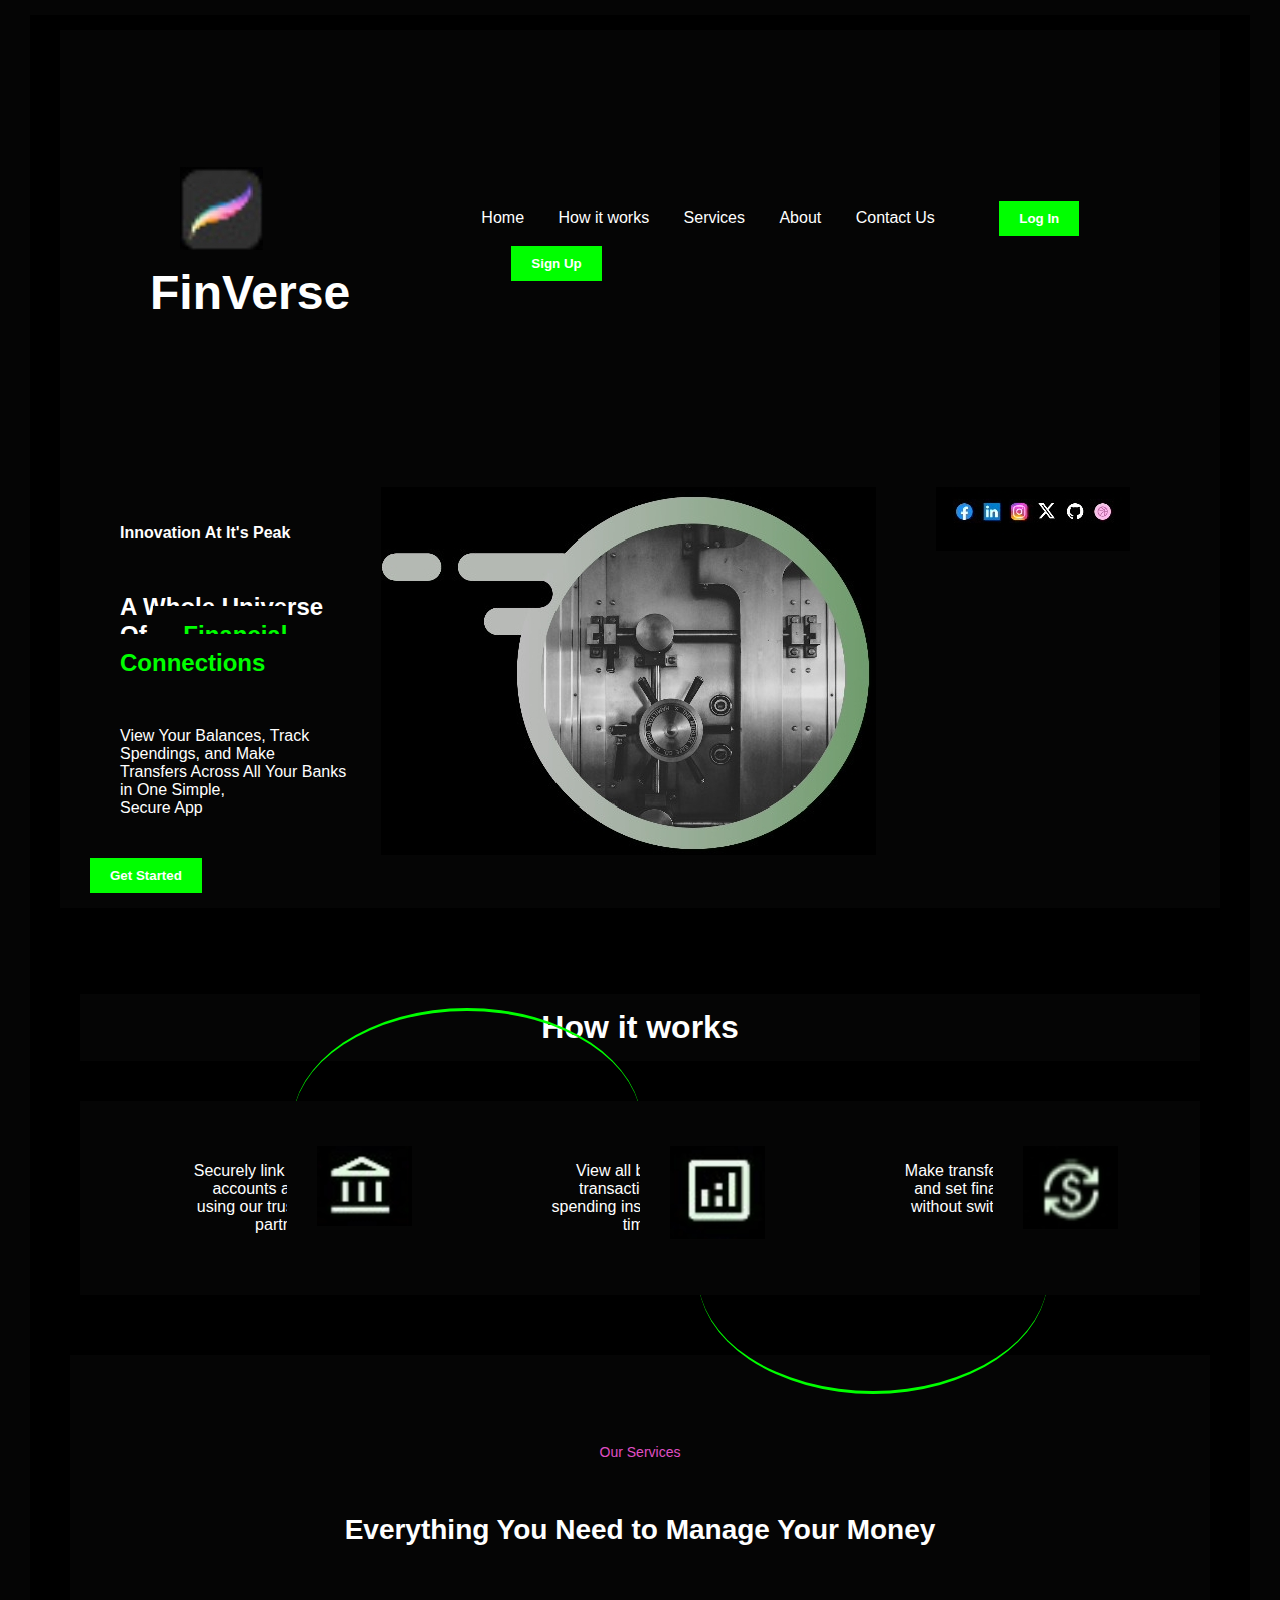
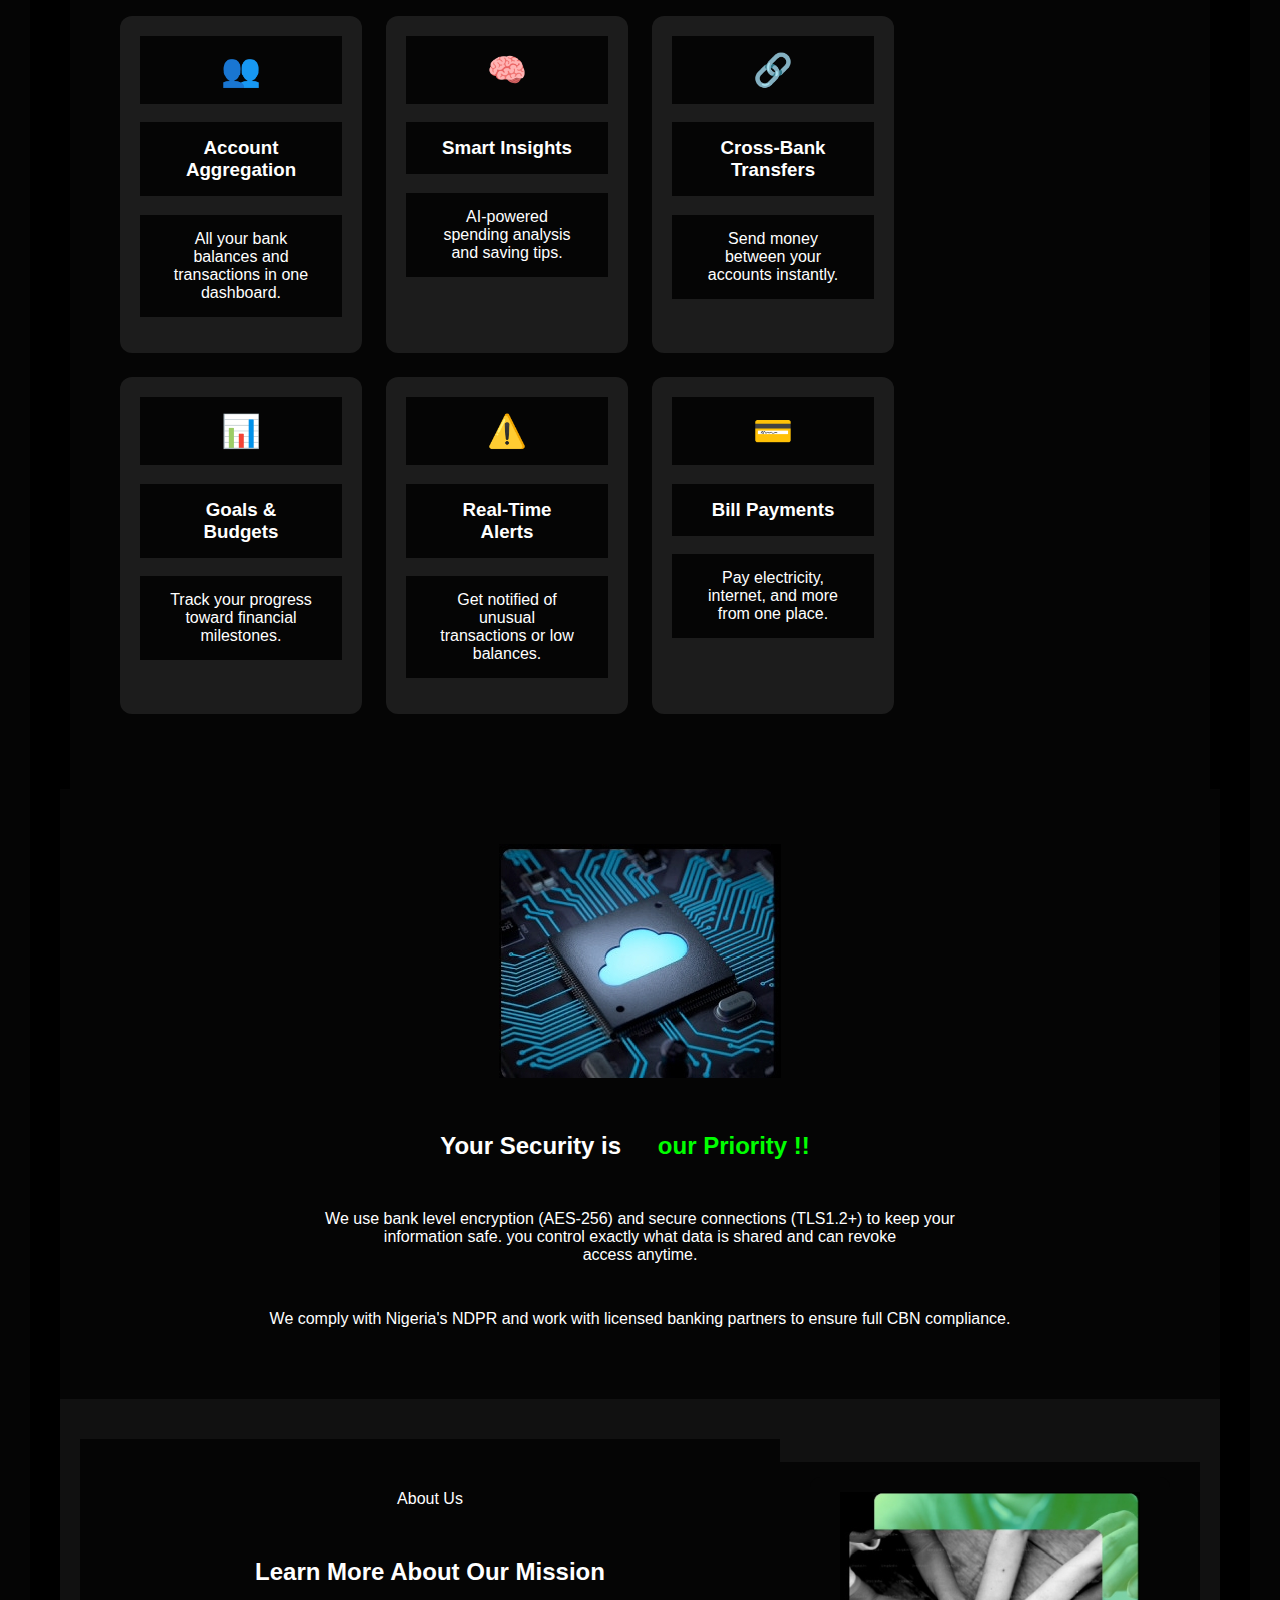
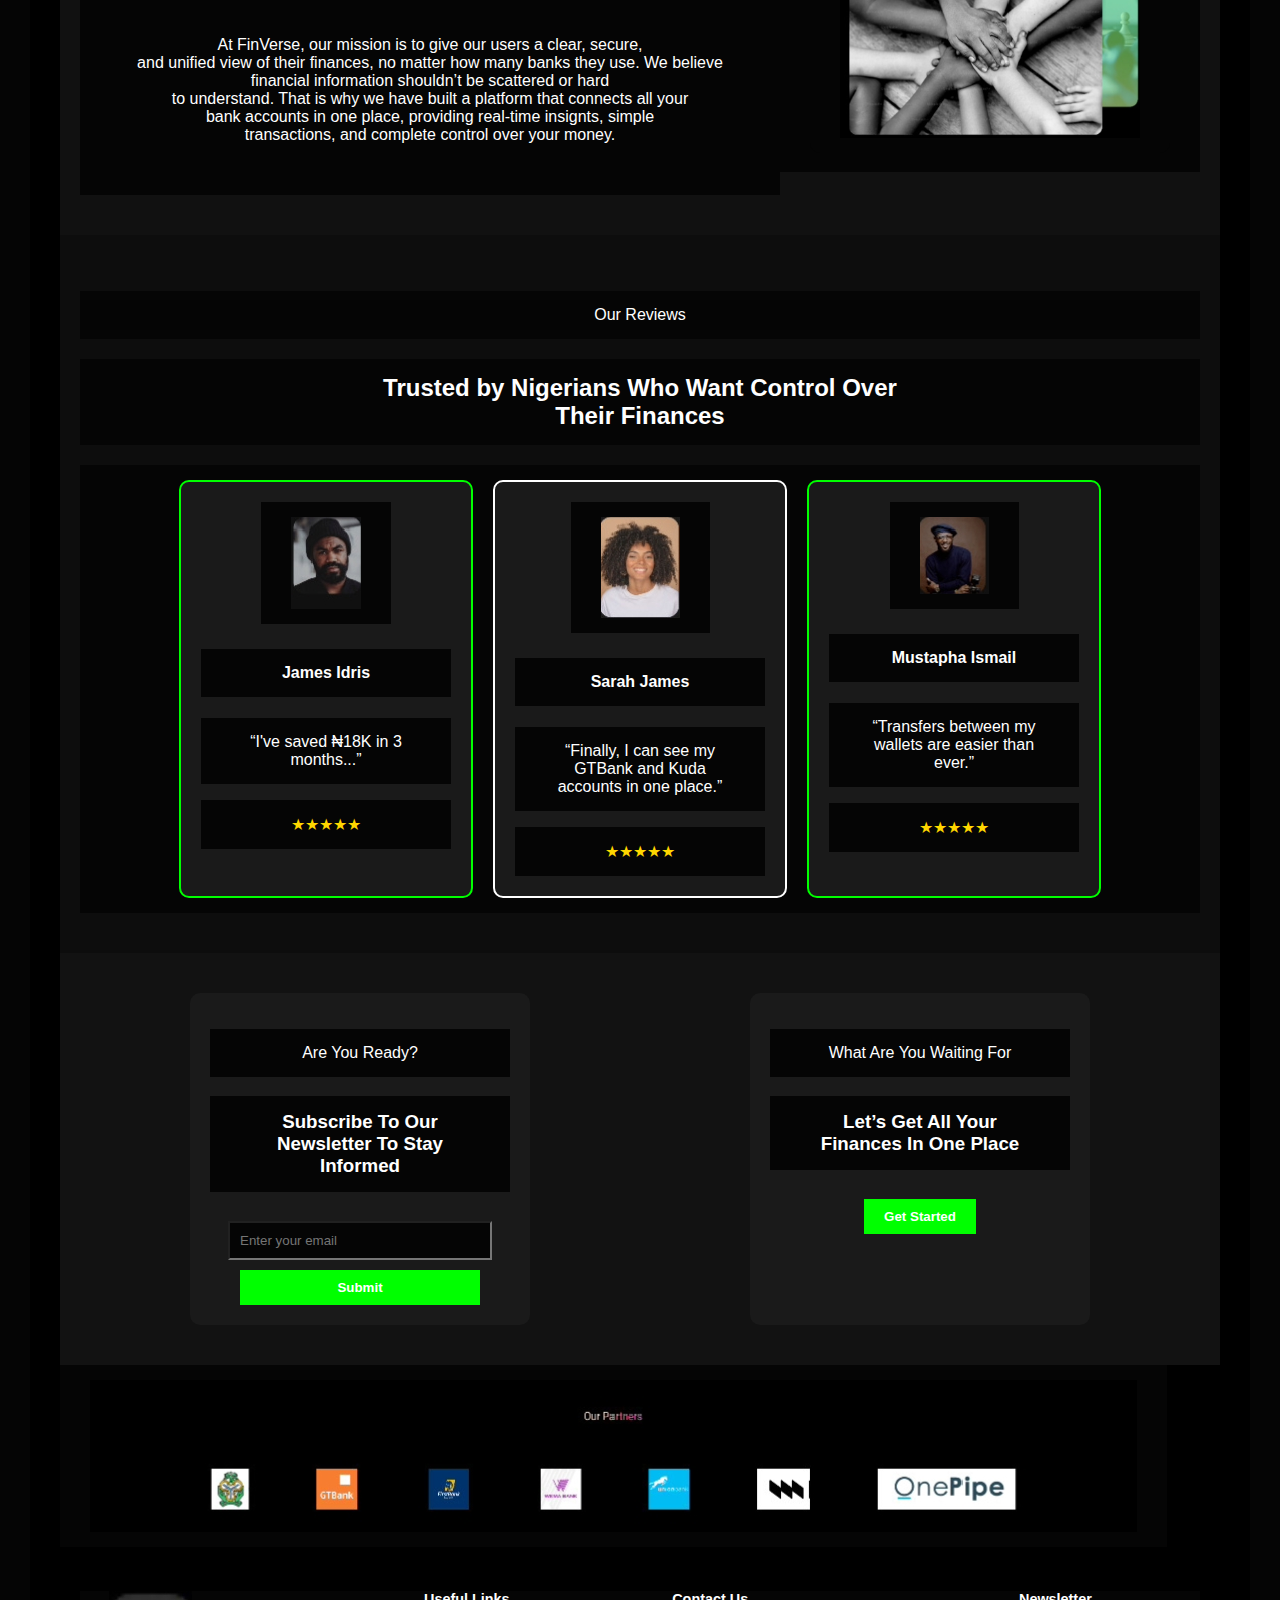
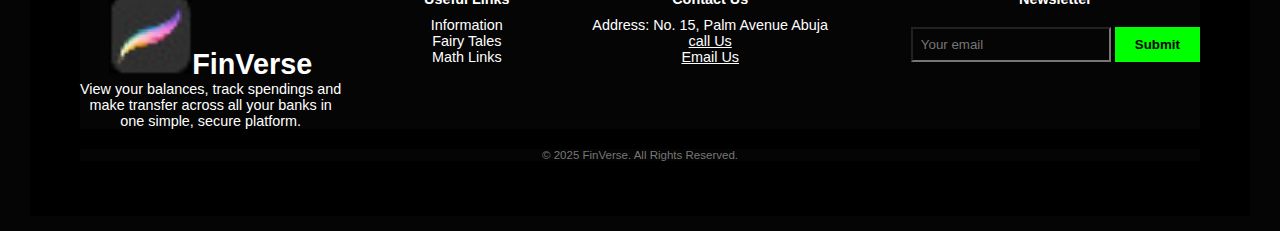
<file: .github/workflows/index.html>
<!DOCTYPE html>
<html lang="en">
<head>
  <meta charset="UTF-8" />
  <meta name="viewport" content="width=device-width, initial-scale=1.0">
  <title>Financial Connections</title>
  <link rel="stylesheet" href="styles.css" />
</head>
<body>

  <header class="hero">
    <nav>
        
    <h1><img src="finverse.jpg" alt="ourlogo">FinVerse</h1>
    </nav>
    <div class="container">
        <span class="left-align">Home
            <span class="left-align">How it works
                <span class="left-align">Services
                    <span class="left-align">About
                        <span class="left-align">Contact Us
                            <span class="left-align"> <a href="login.html"><button class="green-btn">Log In</button></a>
                                <span class="left-align"> 
          <a href="sign up.html"><button class="green-btn">Sign Up</button></a>

        </span>
    </div>  </header>

     <div class="hero1">
        <div>
            <img src="2.jpg" alt="social">
        <img src="1.jpg" alt="ourlogo">
    </div>
     <h4>Innovation  At It's Peak</h4>   
    <h2>A Whole Universe<br>Of <span>Financial <br>Connections</span></h2>
    <p>View Your Balances, Track Spendings, and Make <br>Transfers Across All Your Banks in One Simple, <br>Secure App</p>
    <button class="green-btn">Get Started
    </button></div>
    <section class="how-it-works">
        <h2>How it works</h2>
        <div class="steps">
          <div class="step">
            <img src="11.jpg" alt="Bank Icon">
            <p>Securely link all your bank accounts and wallets using our trusted banking partners.</p>
          </div>
          <div class="step">
            <img src="12.jpg" alt="Insights Icon">
            <p>View all balances, transactions, and spending insights in real-time.</p>
          </div>
          <div class="step">
            <img src="13.jpg" alt="Transfer Icon">
            <p>Make transfers, pay bills, and set financial goals without switching apps.</p>
          </div>
        </div>
        <div class="arrow-line"></div>
        <div class="arrow-line2"></div>
      </section>
      <section class="services-section">
        <p class="section-subtitle">Our Services</p>
        <h2 class="section-title">Everything You Need to Manage Your Money</h2>
        <div class="services-grid">
          <div class="service-box">
            <div class="icon">👥</div>
            <h3>Account Aggregation</h3>
            <p>All your bank balances and transactions in one dashboard.</p>
          </div>
          <div class="service-box">
            <div class="icon">🧠</div>
            <h3>Smart Insights</h3>
            <p>AI-powered spending analysis and saving tips.</p>
          </div>
          <div class="service-box">
            <div class="icon">🔗</div>
            <h3>Cross-Bank Transfers</h3>
            <p>Send money between your accounts instantly.</p>
          </div>
          <br><div class="service-box">
            <div class="icon">📊</div>
            <h3>Goals & Budgets</h3>
            <p>Track your progress toward financial milestones.</p>
          </div>
          <div class="service-box">
            <div class="icon">⚠️</div>
            <h3>Real-Time Alerts</h3>
            <p>Get notified of unusual transactions or low balances.</p>
          </div>
          <div class="service-box">
            <div class="icon">💳</div>
            <h3>Bill Payments</h3>
      <p>Pay electricity, internet, and more from one place.</p>
          </div>
        </div>
      </section>
      
  <section class="security">
    <img src="security.jpg" alt="security"> <h2>Your Security is<span> our Priority !!</span></h2>
    <p>We use bank level encryption (AES-256) and secure connections (TLS1.2+) to keep your <br>information safe. you control exactly what data is shared and can revoke <br>access anytime.</p>
    <p>We comply with Nigeria's NDPR and work with licensed banking partners to ensure full CBN compliance.</p>
  </section>
  <section class="about">
    <div class="about-text">
        <p>About Us</p>
      <h2>Learn More About Our Mission</h2>
      <p>
        At FinVerse, our mission is to give our users a clear, secure, <br>and unified view of their finances, no matter how many banks they use.
        We believe financial information shouldn’t be scattered or hard <br>to understand. That is why we have built a platform that connects all your <br>bank accounts in one place, providing real-time insignts, simple <br>transactions, and complete control over your money.
      </p>
    </div>
    <div class="about-img">
      <img src="about.jpg" alt="Hands together">
    </div>
  </section>
  
  <section class="reviews">
    <p>Our Reviews</p>
    <h2>Trusted by Nigerians Who Want Control Over <br>Their Finances</h2>
    <div class="review-cards">
      <div class="card">
        <img src="james.jpg" alt="james"><h4>James Idris</h4>
        <p>“I've saved ₦18K in 3 months...”</p>
        <div class="stars">★★★★★</div>
      </div>
      <div class="card active">
        <img src="sara.jpg" alt="sarah"> <h4>Sarah James</h4>
        <p>“Finally, I can see my GTBank and Kuda accounts in one place.”</p>
        <div class="stars">★★★★★</div>
      </div>
      <div class="card">
        <img src="musta.jpg" alt="james"> <h4>Mustapha Ismail</h4>
        <p>“Transfers between my wallets are easier than ever.”</p>
        <div class="stars">★★★★★</div>
      </div>
  </section>
  
  <section class="cta-newsletter">
    <div class="newsletter">
        <p>Are You Ready?</p>
      <h3>Subscribe To Our Newsletter To Stay Informed</h3>
      <input type="email" placeholder="Enter your email" />
      <button class="green-btn">Submit</button>
    </div>
    <div class="cta">
        <p>What Are You Waiting For</p>
      <h3>Let’s Get All Your Finances In One Place</h3>
      <button class="green-btn">Get Started</button>
    </div>
  </section>
  <img src="partners.jpg" alt="partners">
  <footer>
    <div class="footer-top">
        <div class="brand"> <h1><img src="finverse.jpg" alt="ourlogo">FinVerse</h1> 
        <p>View your balances, track spendings and <br>make transfer across all your banks in <br>one simple, secure platform.</p></div>
      <div class="links">
        <h4>Useful Links</h4>
        <ul>
          <li>Information</li>
          <li>Fairy Tales</li>
          <li>Math Links</li>
        </ul>
      </div>
      <div class="contact">
        <h4>Contact Us</h4>
        <p>Address: No. 15, Palm Avenue Abuja</p>
        <a href="tel: 0701234567">call Us</a>
       <br> <a href="mailto: finverse@gmail.com">Email Us</a>
      </div>
      <div class="newsletter-box">
        <h4>Newsletter</h4>
        <input type="email" placeholder="Your email" >
        <button class="green-btn">Submit</button>

      </div>
    </div>
    <p class="copyright">
      &copy; 2025 FinVerse. All Rights Reserved.
    </p>
  </footer>
</file>
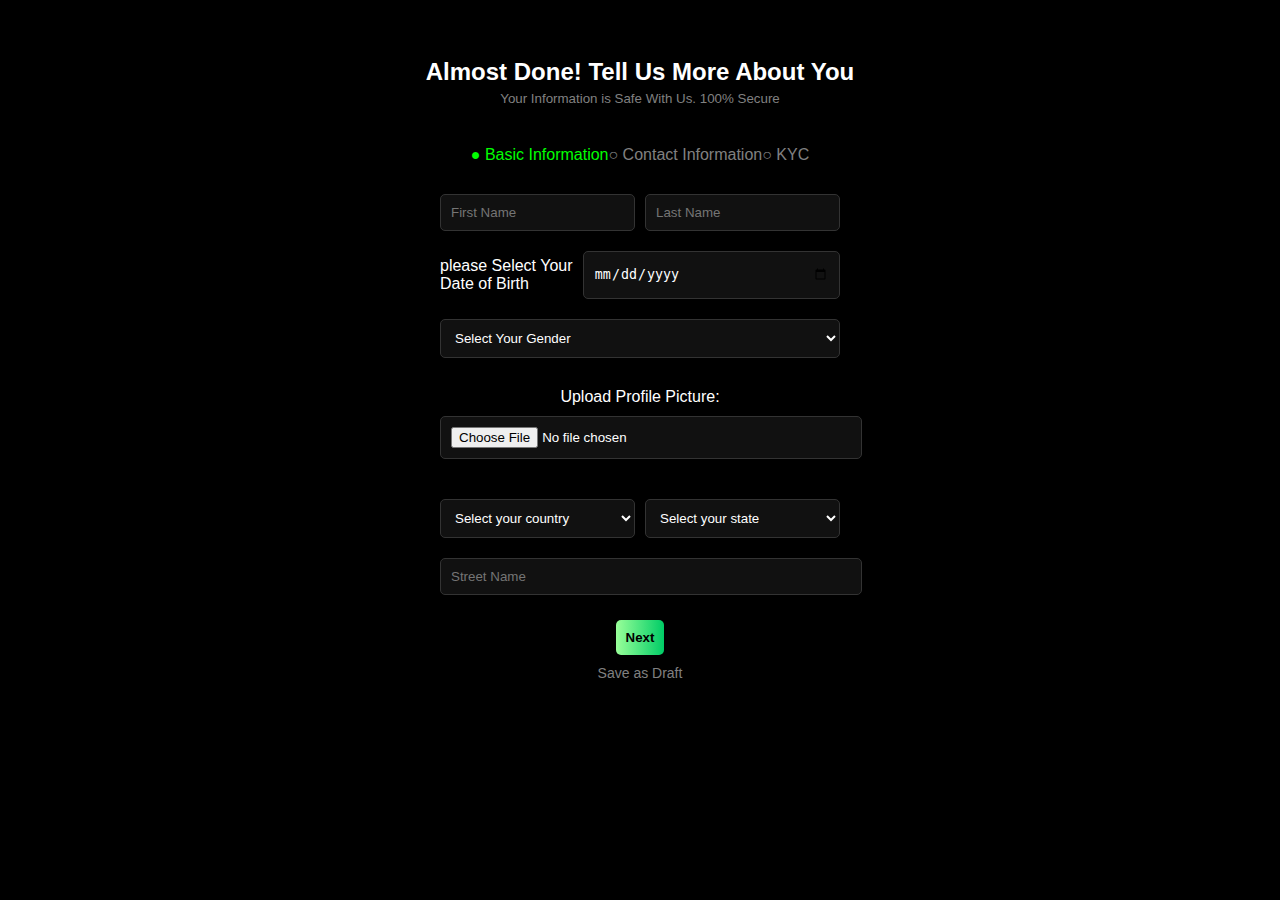
<file: .github/workflows/first.html>
<!DOCTYPE html>
<html lang="en">
<head>
  <meta charset="UTF-8">
  <title>User Info Form</title>
  <style>
    body {
      background-color: #000;
      color: white;
      font-family: Arial, sans-serif;
      display: flex;
      justify-content: center;
      align-items: center;
      flex-direction: column;
      padding: 30px;
    }
    h2 {
      margin-bottom: 5px;
    }
    small {
      color: grey;
      margin-bottom: 20px;
    }
    form {
      max-width: 400px;
      width: 100%;
    }
    .progress {
      display: flex;
      justify-content: space-between;
      margin: 20px 0;
      color: grey;
    }
    input, select {
      width: 100%;
      padding: 10px;
      margin: 10px 0;
      background: #111;
      border: 1px solid #333;
      color: white;
      border-radius: 5px;
    }
    .row {
      display: flex;
      gap: 10px;
    }
    .btn {
      background: linear-gradient(to right, #99ff99, #00cc66);
      padding: 10px;
      width: 100%;
      border: none;
      border-radius: 5px;
      font-weight: bold;
      cursor: pointer;
      margin-top: 15px;
    }
    .draft {
      text-align: center;
      margin-top: 10px;
      color: gray;
      font-size: 14px;
 cursor: pointer;
    }
  </style>
</head>
<body>
  <h2>Almost Done! Tell Us More About You</h2>
  <small>Your Information is Safe With Us. 100% Secure</small>

  <div class="progress">
    <div style="color:#0f0;">● Basic Information</div>
    <div>○ Contact Information</div>
    <div>○ KYC</div>
  </div>

  <form>
    <div class="row">
      <input type="text" placeholder="First Name">
      <input type="text" placeholder="Last Name">
    </div>
    <div class="row">
        <p>please Select Your Date of Birth</p>
      <input type="date" placeholder="date of birth">
     
    </div>
    <select>
        <option>Select Your Gender</option>
        <option>Male</option>
        <option>Female</option>
        <option>Rather Not Say</option>
    </select>

    <div style="text-align:center; margin: 20px 0;">
  
<label for="profilePic">Upload Profile Picture:</label>
<input type="file" id="profilePic" name="profilePic" accept="image/*">

    </div>

    <div class="row">
     
<select id="country" name="country">
  <option value="">Select your country</option>
  <option value="Nigeria">Nigeria</option>
  <option value="Ghana">Ghana</option>
  <option value="Kenya">Kenya</option>
  <option value="South Africa">South Africa</option>
  <option value="India">India</option>
  <option value="USA">United States</option>
  <option value="UK">United Kingdom</option>
  <option value="Canada">Canada</option>
  <option value="Germany">Germany</option>
  <option value="France">France</option>
</select>


<select id="state" name="state">
  <option value="">Select your state</option>
  <option value="Abia">Abia</option>
  <option value="Adamawa">Adamawa</option>
  <option value="Akwa Ibom">Akwa Ibom</option>
  <option value="Anambra">Anambra</option>
  <option value="Bauchi">Bauchi</option>
  <option value="Bayelsa">Bayelsa</option>
  <option value="Benue">Benue</option>
  <option value="Borno">Borno</option>
  <option value="Cross River">Cross River</option>
  <option value="Delta">Delta</option>
  <option value="Ebonyi">Ebonyi</option>
  <option value="Edo">Edo</option>
  <option value="Ekiti">Ekiti</option>
  <option value="Enugu">Enugu</option>
  <option value="FCT">FCT</option>
  <option value="Gombe">Gombe</option>
  <option value="Imo">Imo</option>
  <option value="Jigawa">Jigawa</option>
  <option value="Kaduna">Kaduna</option>
  <option value="Kano">Kano</option>
  <option value="Katsina">Katsina</option>
  <option value="Kebbi">Kebbi</option>
  <option value="Kogi">Kogi</option>
  <option value="Kwara">Kwara</option>
  <option value="Lagos">Lagos</option>
  <option value="Nasarawa">Nasarawa</option>
  <option value="Niger">Niger</option>
 <option value="Ogun">Ogun</option>
  <option value="Ondo">Ondo</option>
  <option value="Osun">Osun</option>
  <option value="Oyo">Oyo</option>
  <option value="Plateau">Plateau</option>
  <option value="Rivers">Rivers</option>
  <option value="Sokoto">Sokoto</option>
  <option value="Taraba">Taraba</option>
  <option value="Yobe">Yobe</option>
  <option value="Zamfara">Zamfara</option>
</select>
  </div>
    <input type="text" placeholder="Street Name">
</form>
 <a href="second.html"><button class="btn">Next</button></a>
    <div class="draft">Save as Draft</div>
  
</body>
</html>
</file>
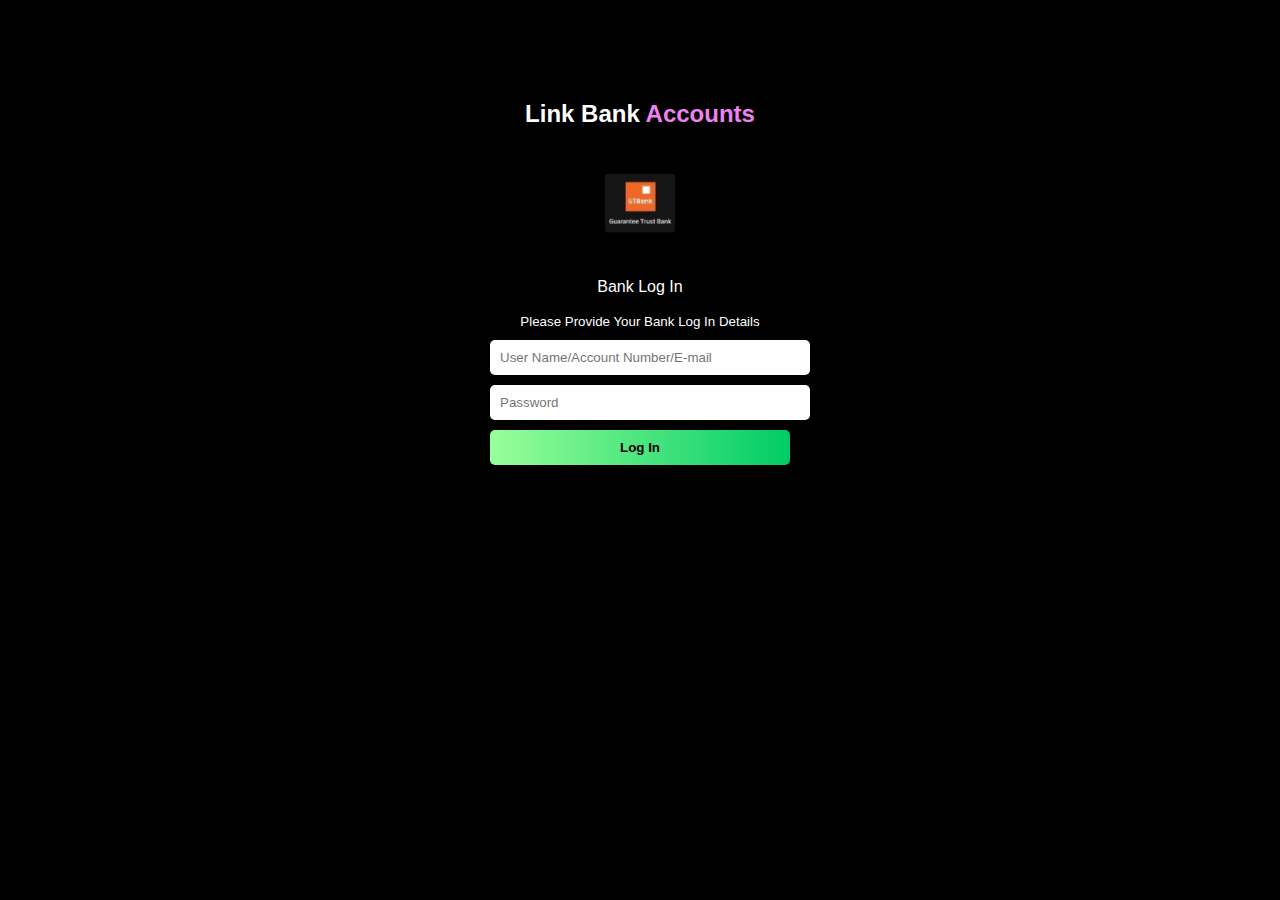
<file: .github/workflows/login.html>
<!DOCTYPE html>
<html lang="en">
<head>
  <meta charset="UTF-8">
  <title>Link Bank Account</title>
  <style>
    body {
      background-color: #000;
      font-family: Arial, sans-serif;
      color: white;
      text-align: center;
      margin: 0;
      padding: 0;
    }
    .container {
      max-width: 300px;
      margin: 100px auto;
    }
    h2 {
      color: white;
    }
    .highlight {
      color: violet;
    }
    .bank-logo {
      width: 70px;
      height: 70px;
      margin: 20px auto;
      border-radius: 10px;
    }
    input {
      display: block;
      width: 100%;
      margin: 10px 0;
      padding: 10px;
      border: none;
      border-radius: 5px;
    }
    .btn {
      background: linear-gradient(to right, #99ff99, #00cc66);
      padding: 10px;
      color: black;
      border: none;
      border-radius: 5px;
      width: 100%;
      font-weight: bold;
      cursor: pointer;
    }
  </style>
</head>
<body>
  <div class="container">
    <h2>Link Bank <span class="highlight">Accounts</span></h2>
    <img src="gt.jpg" alt="GTBank" class="bank-logo">
 <p>Bank Log In</p>
    <small>Please Provide Your Bank Log In Details</small>
    <form>
      <input type="text" placeholder="User Name/Account Number/E-mail" required>
      <input type="password" placeholder="Password" required></form>
     <a href="login1.html"> <button class="btn">Log In</button></a>
    
  </div>
</body>
</html>
</file>
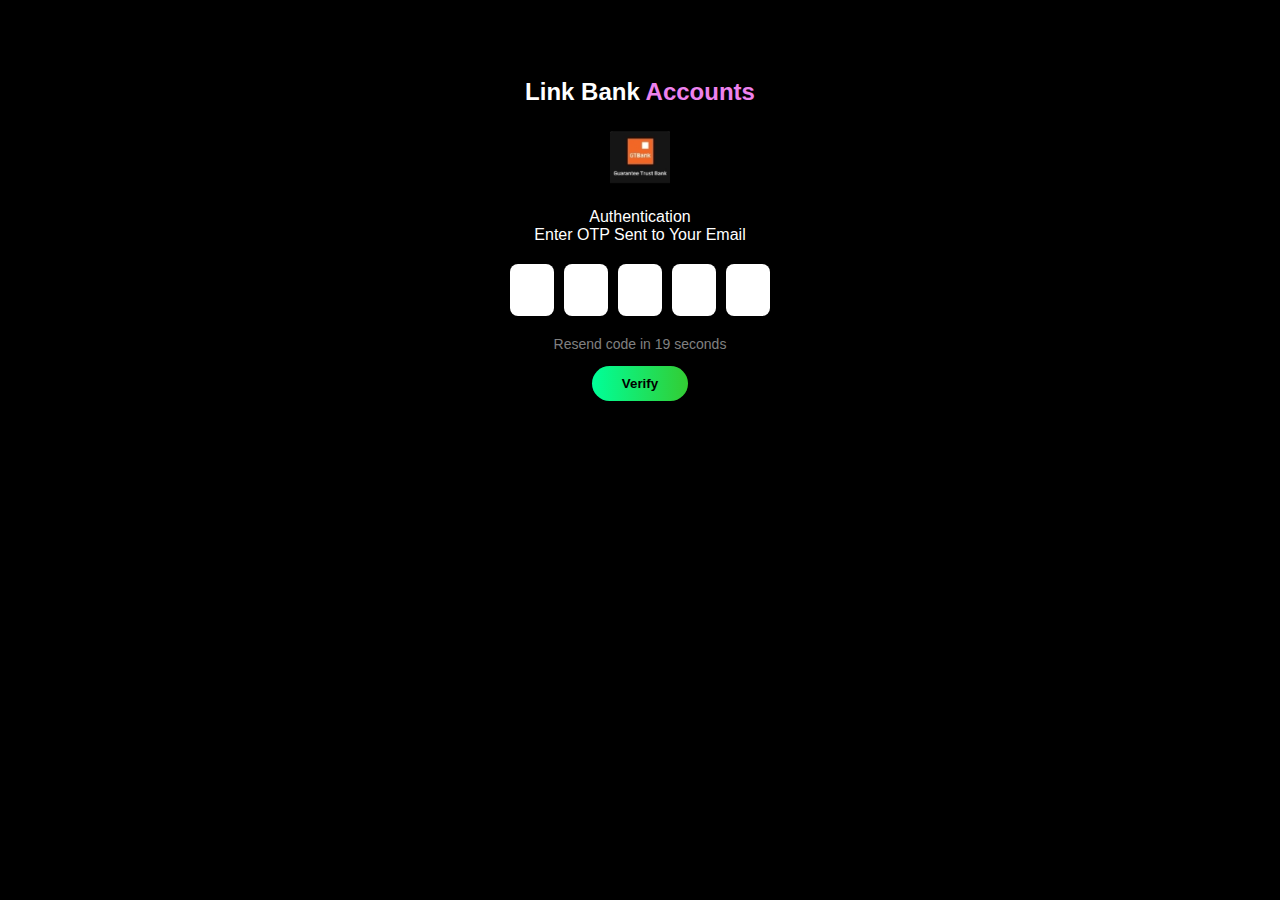
<file: .github/workflows/login1.html>
<!DOCTYPE html>
<html lang="en">
<head>
  <meta charset="UTF-8">
  <title>OTP Verification</title>
  <style>
    body {
      background-color: #000;
      color: white;
      font-family: sans-serif;
      text-align: center;
      padding: 50px 20px;
    }

    h2 {
      color: white;
    }

    span {
      color: violet;
    }

    .otp-box {
      display: flex;
      justify-content: center;
      gap: 10px;
      margin: 20px 0;
    }

    .otp-box input {
      width: 40px;
      height: 50px;
      font-size: 20px;
      text-align: center;
      border-radius: 8px;
      border: none;
    }

    .btn {
      padding: 10px 30px;
      border: none;
      border-radius: 20px;
      background: linear-gradient(to right, #00ff99, #33cc33);
      color: black;
      font-weight: bold;
      cursor: pointer;
    }

    .resend {
      margin-top: 10px;
      font-size: 14px;
      color: gray;
    }
  </style>
</head>
<body>

  <h2>Link Bank <span>Accounts</span></h2>
  <img src="gt.jpg" alt="Bank Logo" width="60"><br>
  <p>Authentication<br>Enter OTP Sent to Your Email</p>

  <div class="otp-box">
    <input type="text" maxlength="1">
 <input type="text" maxlength="1">
    <input type="text" maxlength="1">
    <input type="text" maxlength="1">
    <input type="text" maxlength="1">
  </div>

  <p class="resend">Resend code in 19 seconds</p>

  <a href="login2.html"><button class="btn">Verify</button></a>

</body>
</html>
</file>
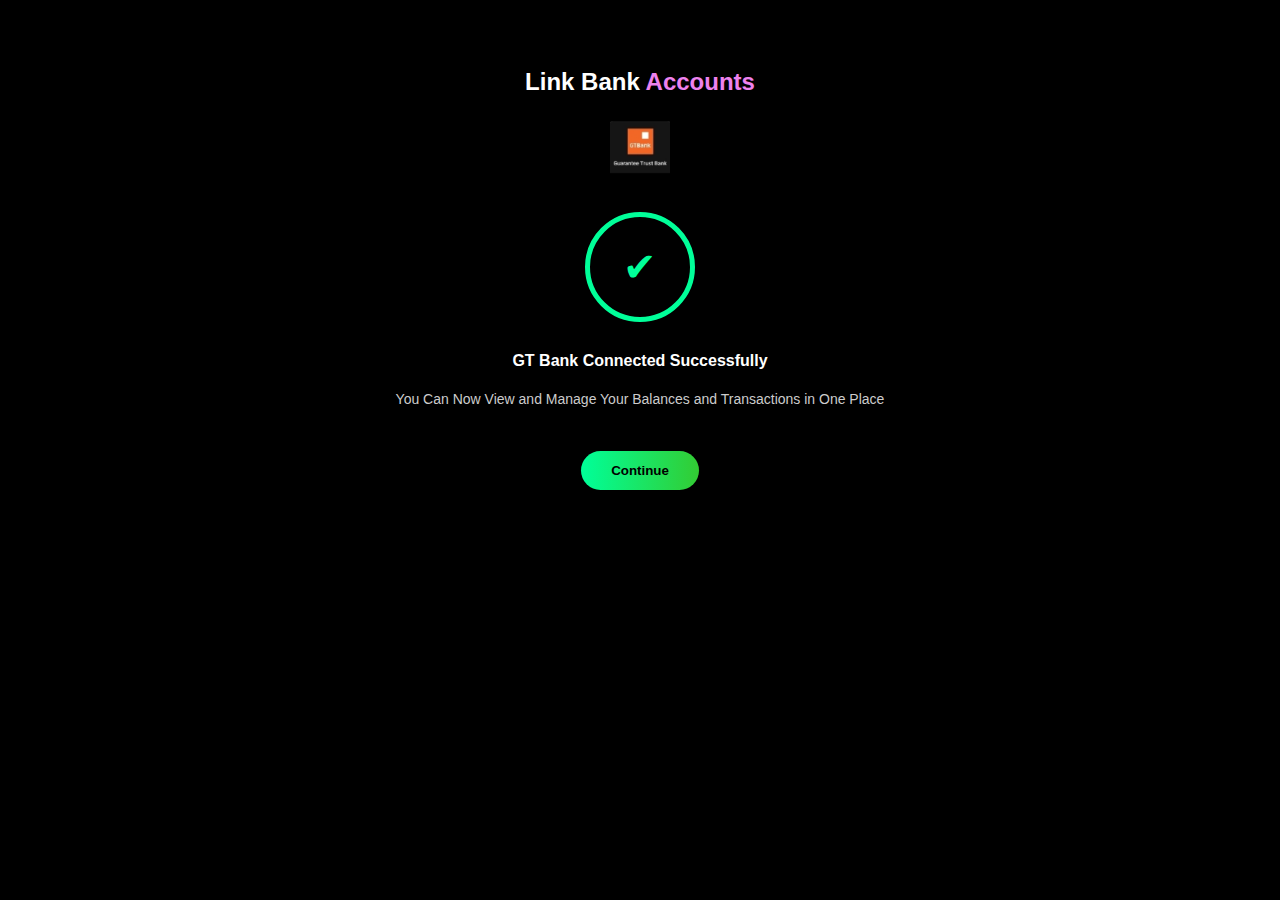
<file: .github/workflows/login2.html>
<!DOCTYPE html>
<html lang="en">
<head>
  <meta charset="UTF-8">
  <title>Bank Connected</title>
  <style>
    body {
      background-color: #000;
      color: white;
      font-family: Arial, sans-serif;
      text-align: center;
      padding: 40px 20px;
    }

    h2 {
      color: white;
      margin-bottom: 10px;
    }

    h2 span {
      color: violet;
    }

    .success-icon {
      width: 100px;
      height: 100px;
      border-radius: 50%;
      border: 5px solid #00ff99;
      display: flex;
      align-items: center;
      justify-content: center;
      margin: 30px auto;
    }

    .success-icon::after {
      content: '✔';
      font-size: 40px;
      color: #00ff99;
    }

    .btn {
      margin-top: 30px;
      padding: 12px 30px;
      background: linear-gradient(to right, #00ff99, #33cc33);
      border: none;
      border-radius: 30px;
      font-weight: bold;
      color: black;
      cursor: pointer;
    }

    p {
      margin-top: 10px;
      font-size: 14px;
      color: #ccc;
    }

    .bank-logo {
      margin-top: 10px;
    }
  </style>
</head>
<body>

  <h2>Link Bank <span>Accounts</span></h2>
 <img class="bank-logo" src="gt.jpg" alt="GTBank Logo" width="60">
  
  <div class="success-icon"></div>

  <h4>GT Bank Connected Successfully</h4>
  <p>You Can Now View and Manage Your Balances and Transactions in One Place</p>

  <button class="btn">Continue</button>

</body>
</html>
</file>
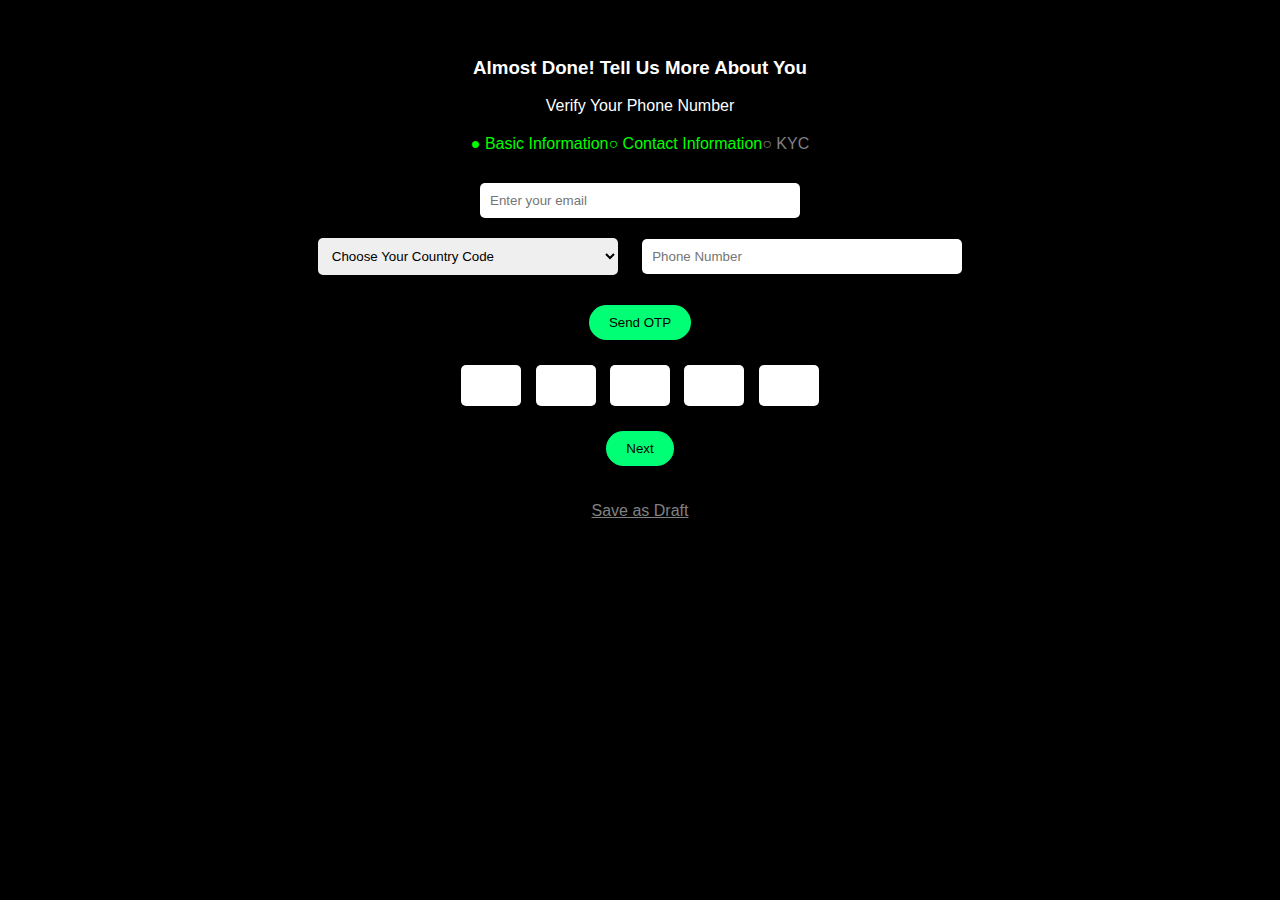
<file: .github/workflows/second.html>
<!DOCTYPE html>
<html lang="en">
<head>
  <meta charset="UTF-8">
  <title>KYC Step</title>
  <style>
    body {
      background: #000;
      color: #fff;
      font-family: sans-serif;
      text-align: center;
      padding: 30px;
    }
     .progress {
      display: flex;
      justify-content: center;
      margin: 20px 20px;
      color: grey;
    }
    input, select {
      padding: 10px;
      margin: 10px;
      border-radius: 5px;
      border: none;
      width: 80%;
      max-width: 300px;
    }
    .otp-box input {
      width: 40px;
      margin: 5px;
      text-align: center;
      font-size: 18px;
    }
    .btn {
      background: #00ff75;
      padding: 10px 20px;
      border: none;
      border-radius: 25px;
      cursor: pointer;
      margin: 20px;
    }
  </style>
</head>
<body>

  <h3>Almost Done! Tell Us More About You</h3>
  <p>Verify Your Phone Number</p>
<div class="progress">
    <div style="color:#0f0;">● Basic Information</div>
    <div style="color:#0f0;">○ Contact Information</div>
    <div>○ KYC</div>
  </div>
  <input type="email" placeholder="Enter your email"><br>

  <select>
      <option>Choose Your Country Code</option>
   <option>+234</option>
    <option>+991</option>
     <option>+111</option>
    <option>+001</option>
  </select>
  <input type="tel" placeholder="Phone Number"><br>

  <button class="btn">Send OTP</button>

  <div class="otp-box">
    <input type="text" maxlength="1">
    <input type="text" maxlength="1">
    <input type="text" maxlength="1">
 <input type="text" maxlength="1">
    <input type="text" maxlength="1">
  </div>

  <button class="btn">Next</button>
  <p><a href="#" style="color: gray;">Save as Draft</a></p>

</body>
</html>
</file>
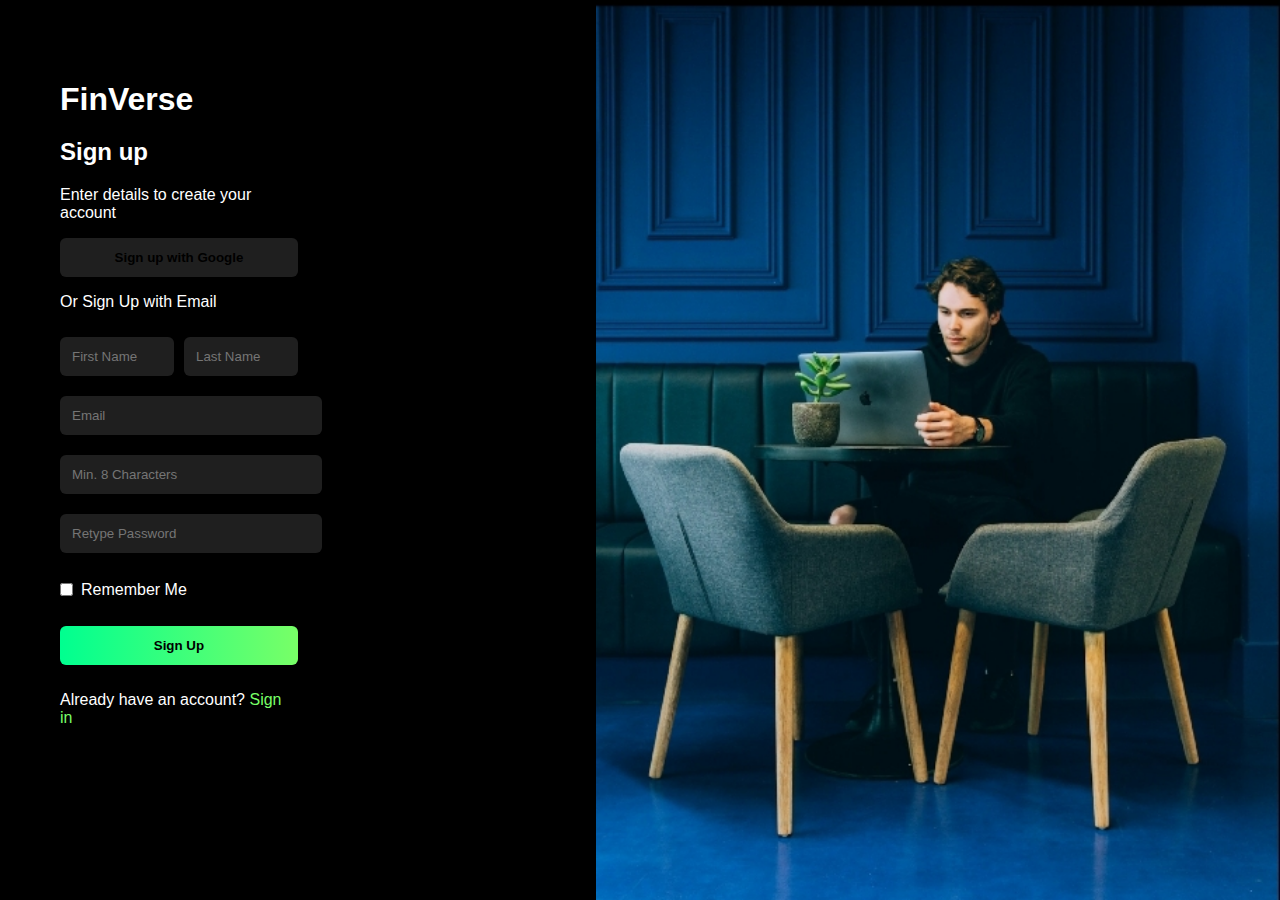
<file: .github/workflows/sign up.html>
<!DOCTYPE html>
<html lang="en">
<head>
  <meta charset="UTF-8" />
  <meta name="viewport" content="width=device-width, initial-scale=1.0" />
  <title>FinVerse Sign Up</title>
  <style>
    body {
      margin: 0;
      font-family: Arial, sans-serif;
      display: flex;
      height: 100vh;
      background-color: #000;
      color: white;
    }

    .container {
      display: flex;
      flex: 1;
    }

    .form-section {
      width: 50%;
      padding: 60px;
    }

    .form-section h1 {
      margin-bottom: 10px;
    }

    .form-section input, .form-section button {
      width: 100%;
      padding: 12px;
      margin: 10px 0;
      border: none;
      border-radius: 6px;
    }

    .form-section input {
      background-color: #1f1f1f;
      color: white;
    }

    .google-btn {
      background-color: #1f1f1f;
      display: flex;
      align-items: center;
      justify-content: center;
      font-weight: bold;
    }

    .signup-btn {
      background: linear-gradient(to right, #00ff90, #78ff67);
      color: black;
      font-weight: bold;
      cursor: pointer;
 }

    .right-side {
      width: 50%;
      background: url('https://your-image-link-here.jpg') no-repeat center center/cover;
    }

    .checkbox-container {
      display: flex;
      align-items: center;
      margin: 10px 0;
    }

    .checkbox-container input {
      width: auto;
      margin-right: 8px;
    }

    .name-inputs {
      display: flex;
      gap: 10px;
    }

    .name-inputs input {
      width: 100%;
    }

    a {
      color: #78ff67;
      text-decoration: none;
    }
  </style>
</head>
<body>
  <div class="container">
    <div class="form-section">
      <h1>FinVerse</h1>
      <h2>Sign up</h2>
      <p>Enter details to create your account</p>

      <button class="google-btn">Sign up with Google</button>
      <p>Or Sign Up with Email</p>

      <div class="name-inputs">
        <input type="text" placeholder="First Name" />
        <input type="text" placeholder="Last Name" />
      </div>

      <input type="email" placeholder="Email" />
      <input type="password" placeholder="Min. 8 Characters" />
      <input type="password" placeholder="Retype Password" />

      <div class="checkbox-container">
        <input type="checkbox" id="remember" />
        <label for="remember">Remember Me</label>
      </div>
 <a href="first.html"><button class="signup-btn">Sign Up</button></a>
      <p>Already have an account? <a href="#">Sign in</a></p>
    </div>

    <div class="right-side">
      <!-- Background image will appear here -->
    </div>
  </div>
</body>
</html>
<img src="bb.jpg" alt="image">
</file>
<file: .github/workflows/styles.css>
*{background: #050505;
padding: 15px 30px;
color: white;
}

nav .logo {
font-size: 1.5em;
color: #0f0;
font-weight: bold;
}

nav ul {
list-style: none;
display: flex;
gap: 20px;
}

nav ul li {
cursor: pointer;
}

.nav-buttons .login,
.signup {
margin-left: 10px;
padding: 6px 14px;
border: none;
border-radius: 4px;
}

.login {
background-color: #222;
color: #fff;
}

.signup {
background-color: #0f0;
color: #000;
}

.hero {
display: flex;
justify-content: space-between;
align-items: center;
padding: 60px 30px;
}

.hero h1 {
font-size: 3em;
}
.hero img{
    width: auto;
    height: auto;
    float: left;
}

.hero1 span {
color: #0f0;
}

.hero1 img {
width: auto;
border-radius: auto;
float: right;

}
.how-it-works {
    background: #000;
    color: #fff;
    padding: 60px 20px;
    text-align: center;
    position: relative;
  }
  
  .how-it-works h2 {
    font-size: 32px;
    margin-bottom: 40px;
  }
  
  .steps {
    display: flex;
    justify-content: space-around;
    flex-wrap: wrap;
    position: relative;
    z-index: 2;
  }
  
  .step {
    width: 250px;
    text-align: center;
  }
  
  .step img {
    width: 95px;
    margin-bottom: 15px;
    position: absolute;
    
    
  }
  
  .arrow-line {
    position: absolute;
    top: 100px;
    left: 20%;
    width: 25%;
    height: 200px;
    background: none;
    border-top: 3px solid lime;
    border-bottom: 3px solid lime;
    border-radius: 100% 100% 0 0;
    z-index: 1;
  }
  .arrow-line2 {
    position: absolute;
    top: 250px;
    left: 55%;
    width: 25%;
    height: 200px;
    background: none;
    border-top: 3px solid lime;
    border-bottom: 3px solid lime;
    border-radius: 0% 0% 100% 100%;
    z-index: 1;
  }
  body {
    margin: 0;
    font-family: 'Segoe UI', sans-serif;
    background-color: #000;
    color: #fff;
  }
  
  .services-section {
    padding: 60px 20px;
    max-width: 1100px;
    margin: auto;
    text-align: center;
  }
  
  .section-subtitle {
    color: #e04fc6;
    font-size: 14px;
    margin-bottom: 8px;
  }
  
  .section-title {
    font-size: 28px;
    font-weight: 600;
    margin-bottom: 40px;
  }
  
  .services-grid {
    display: grid;
    grid-template-columns: repeat(auto-fit, minmax(240px, 1fr));
    gap: 24px;
  }
  
  .service-box {
    background-color: #1c1c1c;
    padding: 20px;
    border-radius: 12px;
    transition: transform 0.2s ease;
  }
  
  .service-box:hover {
    transform: translateY(-5px);
  }
  
  .icon {
    font-size: 32px;
    margin-bottom: 12px;
  }

  





.get-started {
background-color: #0f0;
border: none;
padding: 10px 20px;
margin-top: 20px;
cursor: pointer;
color: #000;
}

.stats p {
margin: 5px 0;
}

section {
padding: 40px 30px;
text-align: center;
}

.how-it-works ol {
text-align: left;
max-width: 600px;
margin: auto;
}

.features .grid {
display: grid;
grid-template-columns: repeat(auto-fit, minmax(180px, 1fr));
gap: 20px;
margin-top: 20px;
}

.card {
background-color: #1b1b1b;
padding: 20px;
border: 1px solid #0f0;
border-radius: 8px;
}

.security span {
color: #0f0;
}

footer {
background: #111;
* {
margin: 0;
padding: 0;
box-sizing: border-box;
}

body {
font-family: 'Segoe UI', sans-serif;
background-color: #0d0d0d;
color: #fff;
}

nav {
padding: 20px;
text-align: center;
background-color: #000;
}

nav h1 {
color: #0f0;
}

.hero {
text-align: center;
padding: 60px 20px;
background-color: #111;
}

.hero h2 {
font-size: 2.5em;
color: #0f0;
}

.hero span {
color: #fff;
}

.hero p {
margin: 10px 0;
color: #ccc;
}

button {
padding: 10px 25px;
background: #0f0;
border: none;
color: #000;
font-weight: bold;
cursor: pointer;
margin-top: 20px;
}

.features {
display: flex;
flex-wrap: wrap;
justify-content: center;
background-color: #1a1a1a;
padding: 40px 10px;
}

.feature {
background: #222;
border: 1px solid #0f0;
margin: 10px;
padding: 20px;
width: 250px;
border-radius: 10px;
text-align: center;
}
.security, .testimonials {
    padding: 40px 20px;
    padding: 20px;
    text-align: center;
    font-size: 0.9em;
    }
    
    text-align: center;
    background-color: #121212;
    }
    

.testimonial {
margin-top: 15px;
font-style: italic;
color: #ccc;
}

footer {
background: #000;
padding: 20px;
text-align: center;
font-size: 0.9em;
color: #888;
}
.about {
    display: flex;
    justify-content: space-between;
    align-items: center;
    background: #111;
    padding: 40px 20px;
  }
  
  .about-text {
    flex: 1;
    padding: 20px;
  }
  
  .about-img img {
    width: 300px;
    border-radius: 10px;
  }
  
  .reviews {
    background: #0d0d0d;
  [13/08, 2:15 pm] Chat Gpt: text-align: center;
    padding: 40px 20px;
  }
  
  .review-cards {
    display: flex;
    justify-content: center;
    gap: 20px;
    flex-wrap: wrap;
  }
  
  .card {
    border: 2px solid #0f0;
    padding: 20px;
    width: 250px;
    border-radius: 10px;
    background: #1a1a1a;
  }
  
  .card.active {
    border-color: #fff;
  }
  
  .stars {
    color: gold;
    margin-top: 10px;
  }
  
  .cta-newsletter {
    display: flex;
    justify-content: space-around;
    flex-wrap: wrap;
    padding: 40px 20px;
    background: #121212;
  }
  
  .newsletter, .cta {
    background: #1a1a1a;
    padding: 20px;
    border-radius: 10px;
    width: 300px;
    text-align: center;
  }
  
  .newsletter input, .newsletter button {
    margin-top: 10px;
    padding: 10px;
    width: 80%;
  }
  
  .green-btn {
    margin-top: 10px;
    background: #0f0;
    border: none;
    padding: 10px 20px;
    font-weight: bold;
    cursor: pointer;
  }
  
  footer {
    background: #000;
    padding: 40px 20px;
    color: #ccc;
  }
  
  .footer-top {
    display: flex;
    justify-content: space-between;
    flex-wrap: wrap;
  }
  
  footer h4 {
    margin-bottom: 10px;
  }
  
  footer ul {
    list-style: none;
    padding: 0;
  }
  
  footer input {
    padding: 8px;
    width: 200px;
  }
  
  footer .copyright {
    text-align: center;
    margin-top: 20px;
    font-size: 0.8em;
    color: #777;
  }
</file>
